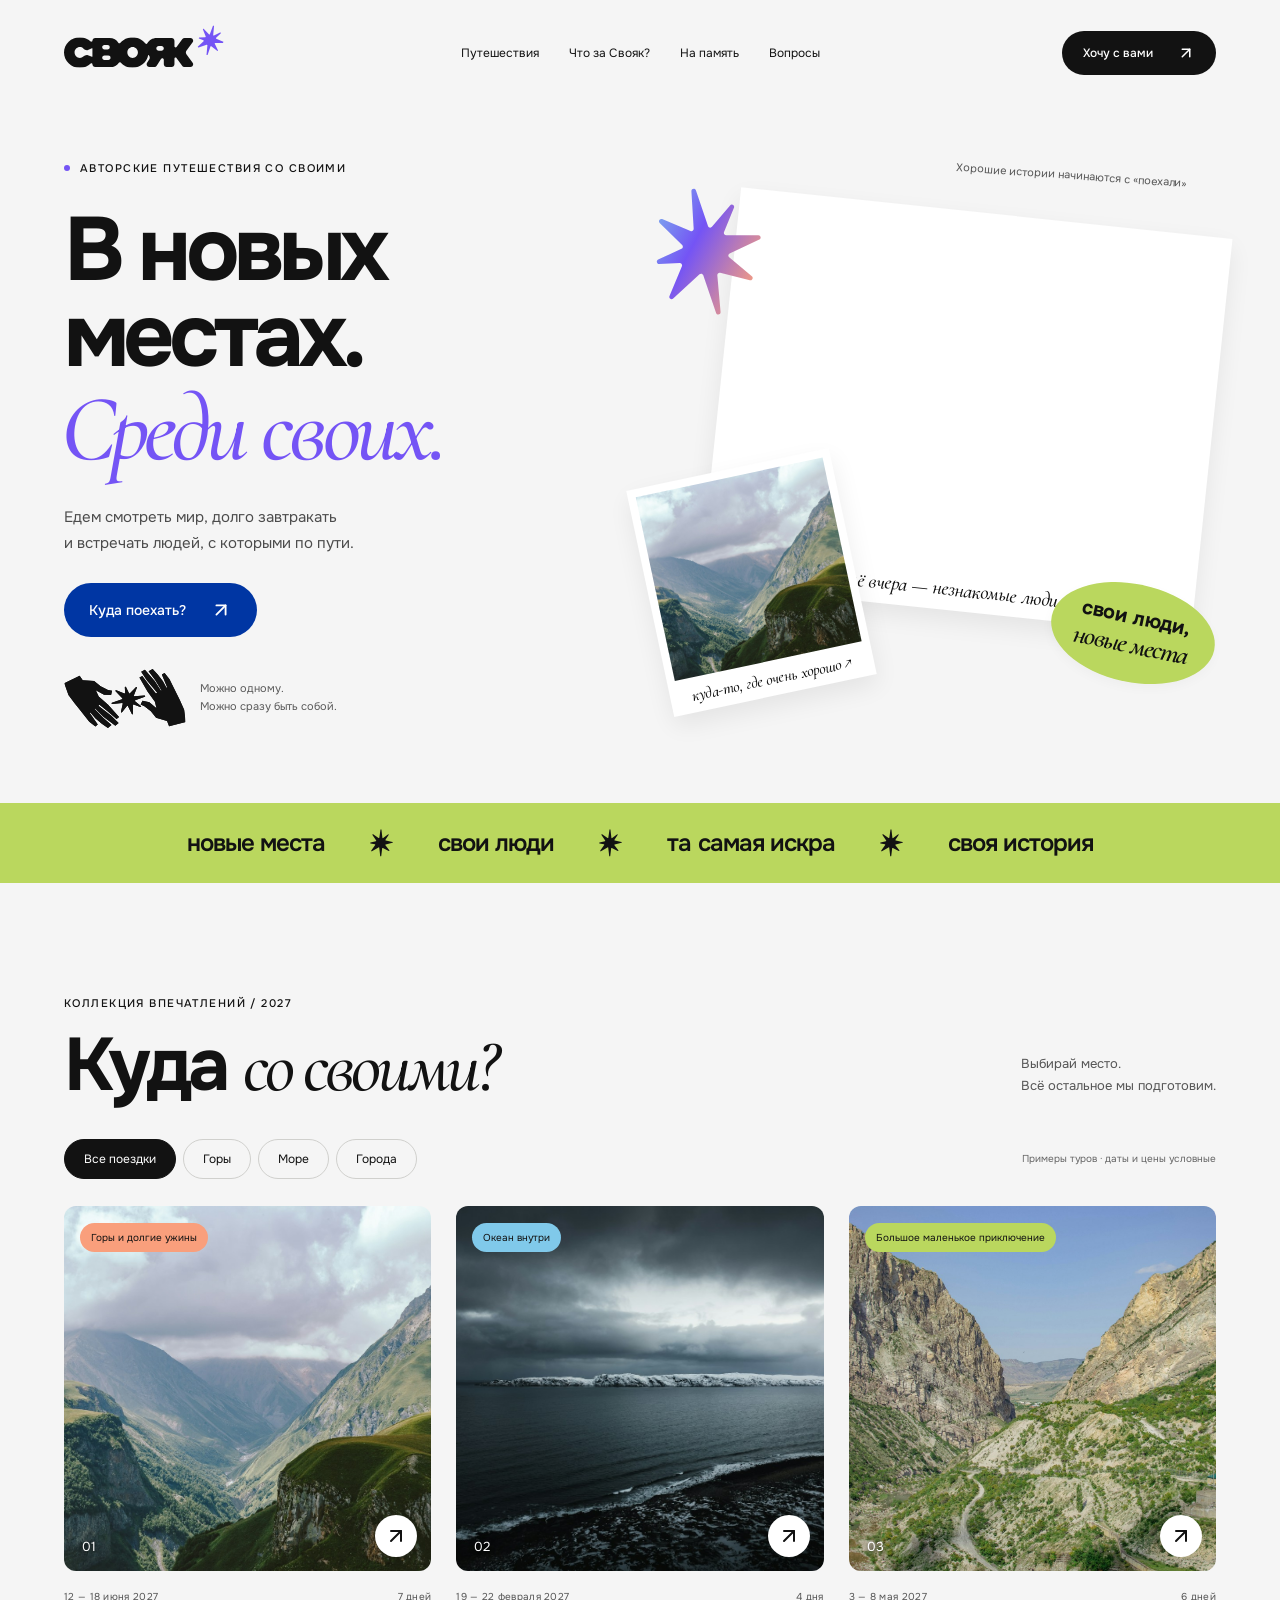
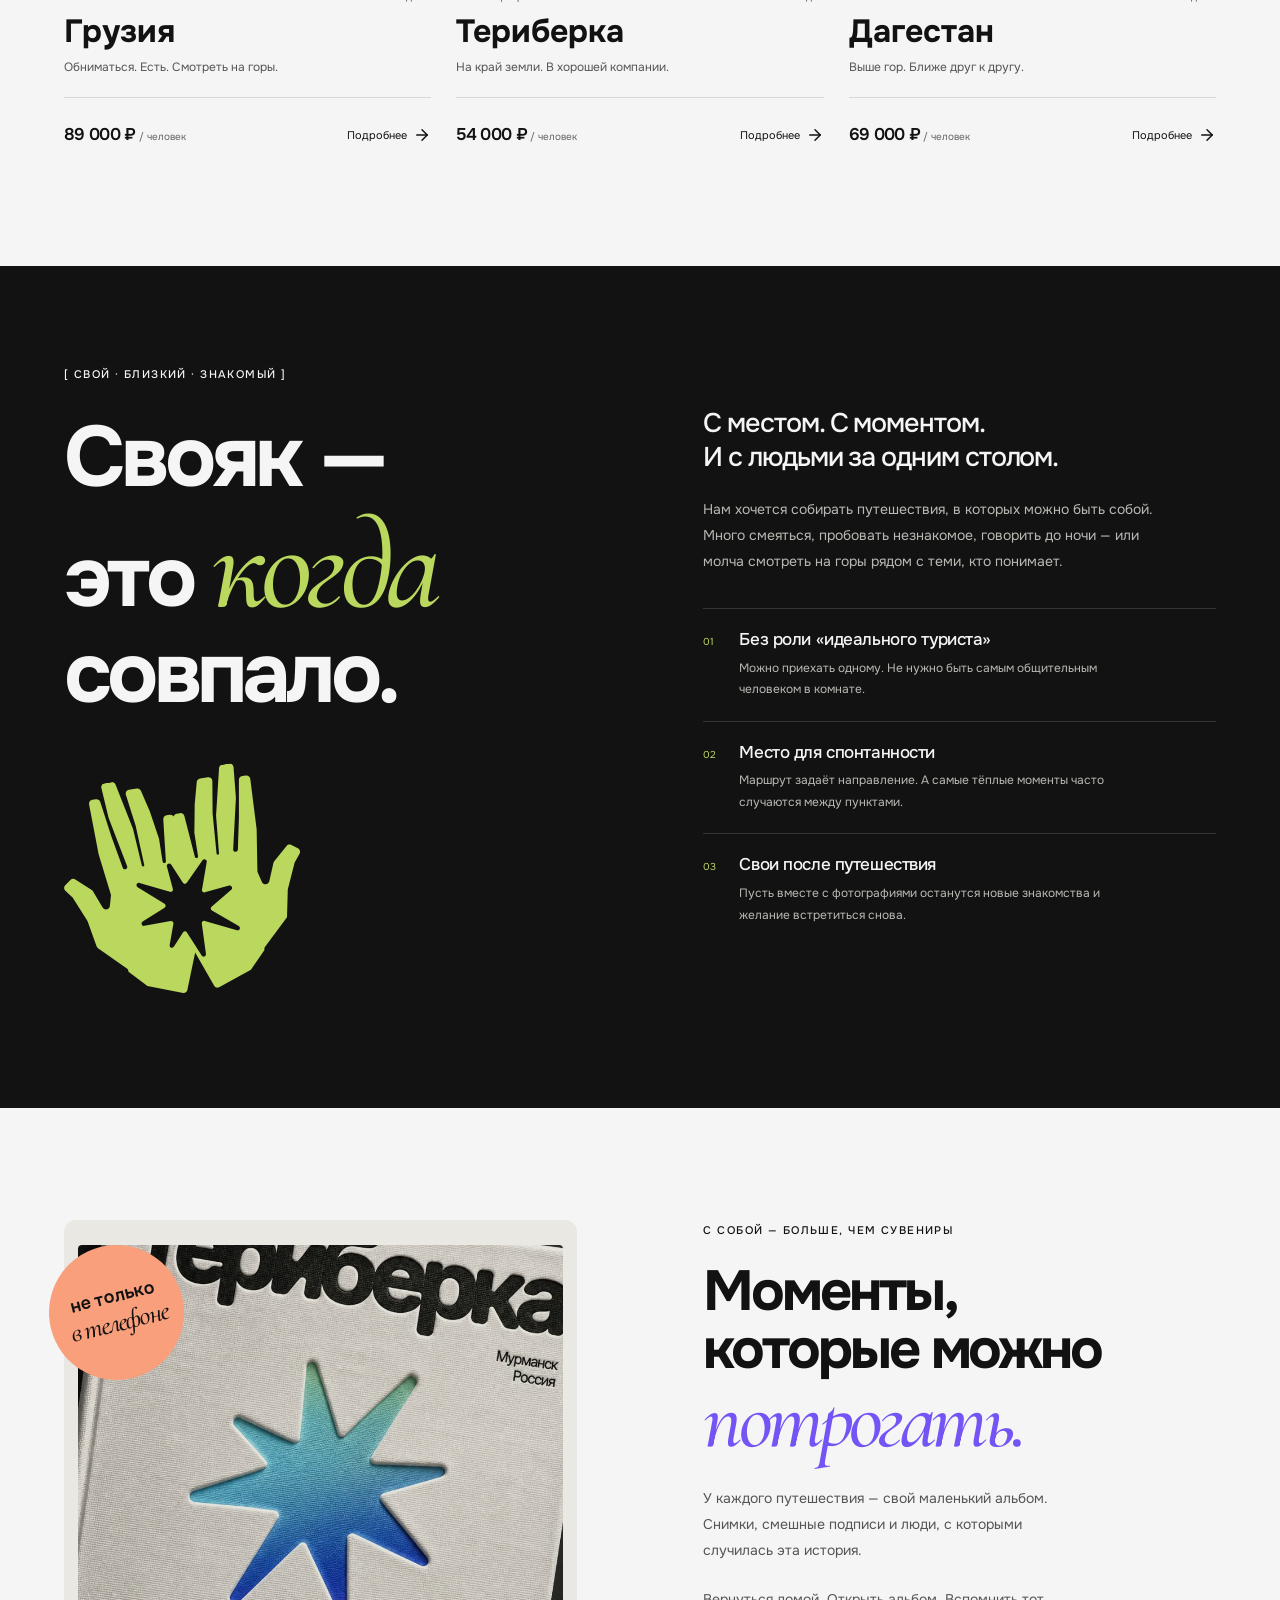
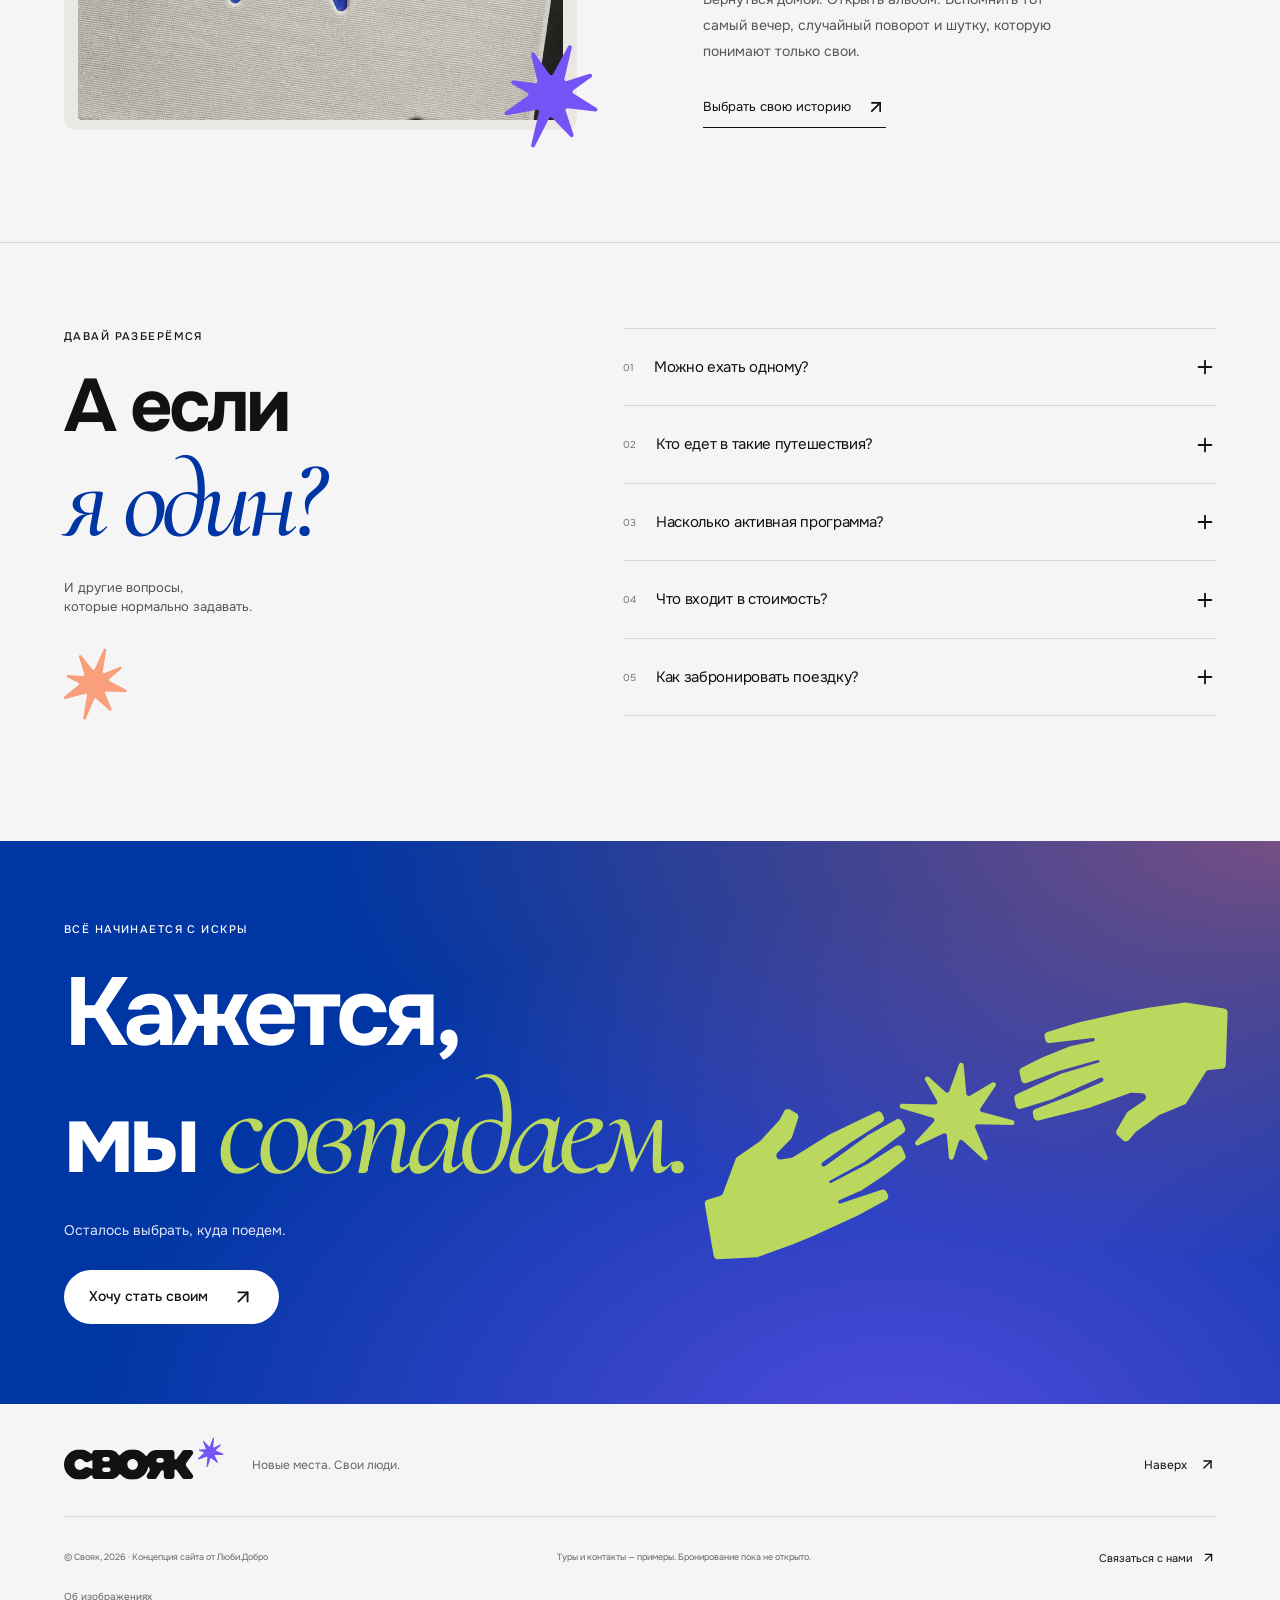
<file: index.html>
<!doctype html>
<html lang="ru"><head><meta charset="UTF-8"><meta name="viewport" content="width=device-width, initial-scale=1"><meta name="description" content="Свояк — авторские путешествия со своими"><title>Свояк — путешествия со своими</title><link rel="icon" href="./favicon.svg?v=lime">  <script type="module" crossorigin src="./main-NZ4Z2GuV.js"></script>
  <link rel="stylesheet" crossorigin href="./main-COJX8bcY.css">
  <script defer src="./scroll-zoom.js"></script>
</head><body><div id="root"></div></body></html>
</file>
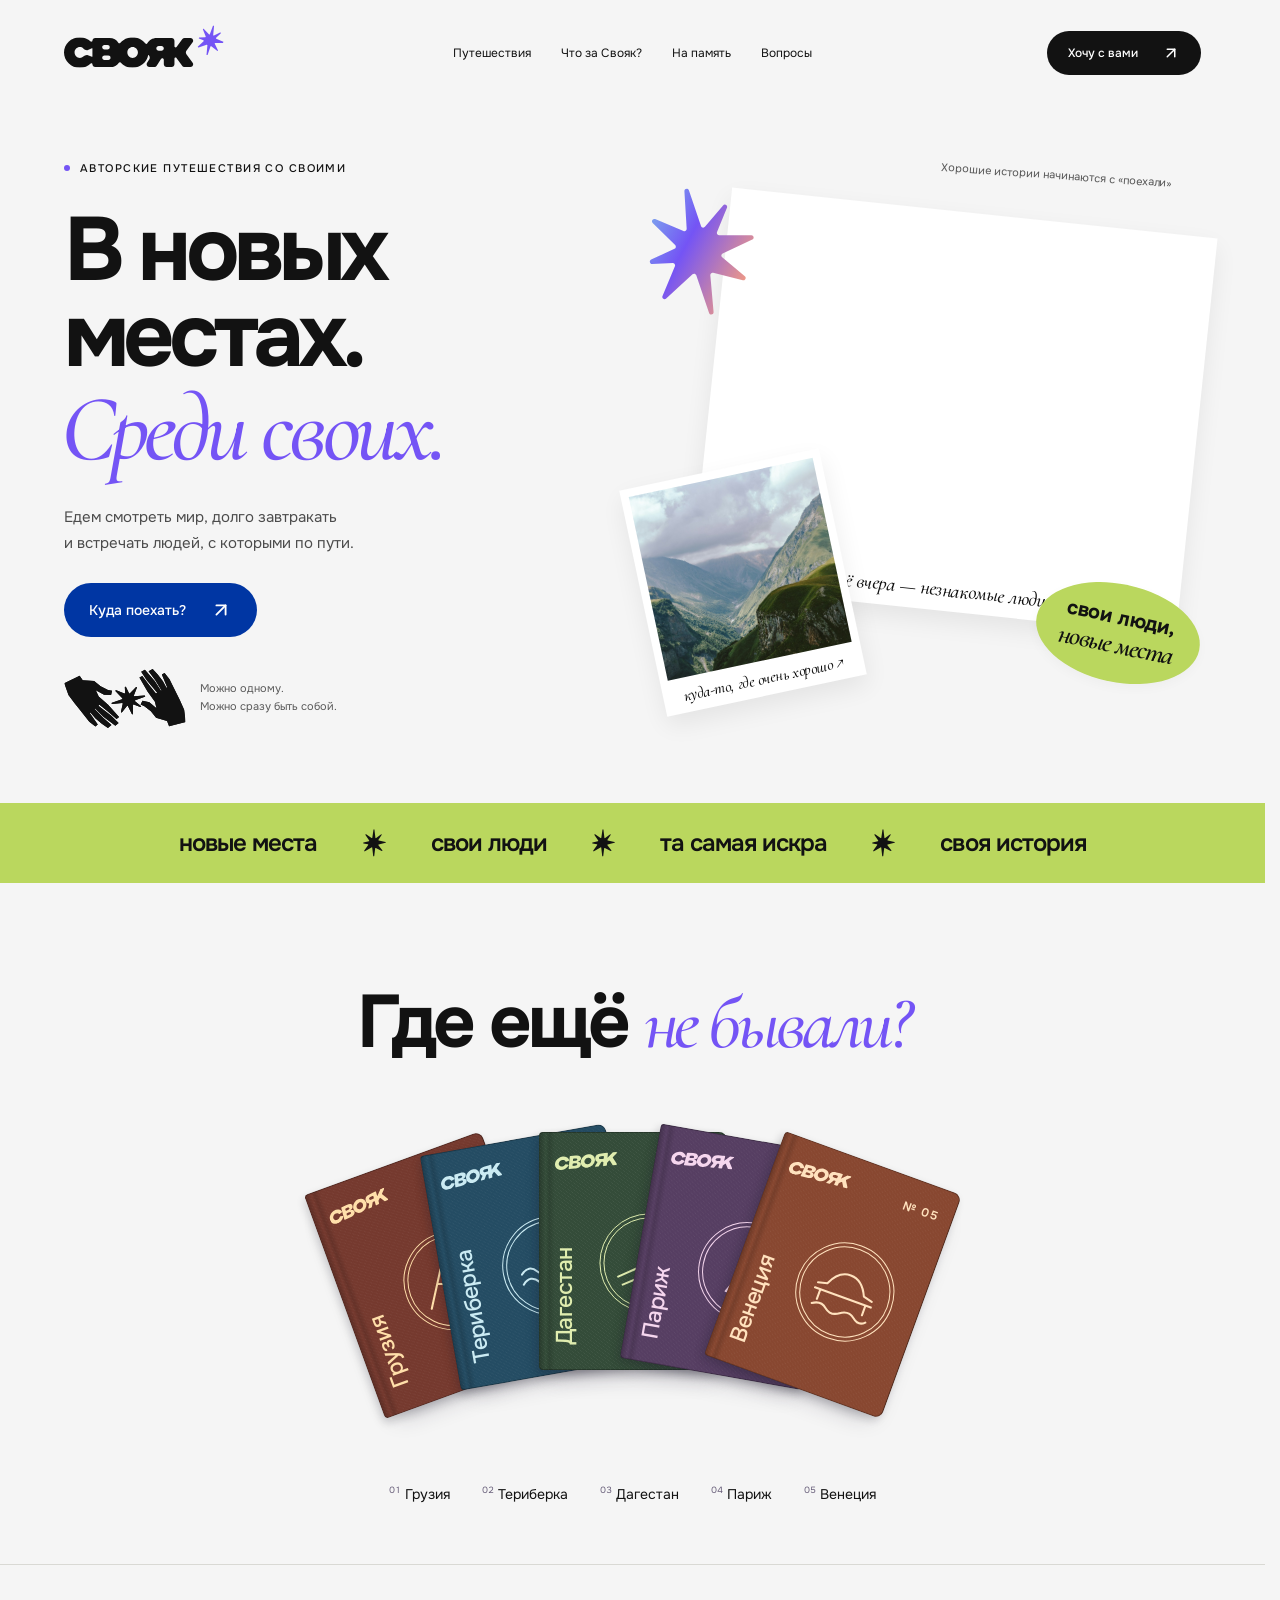
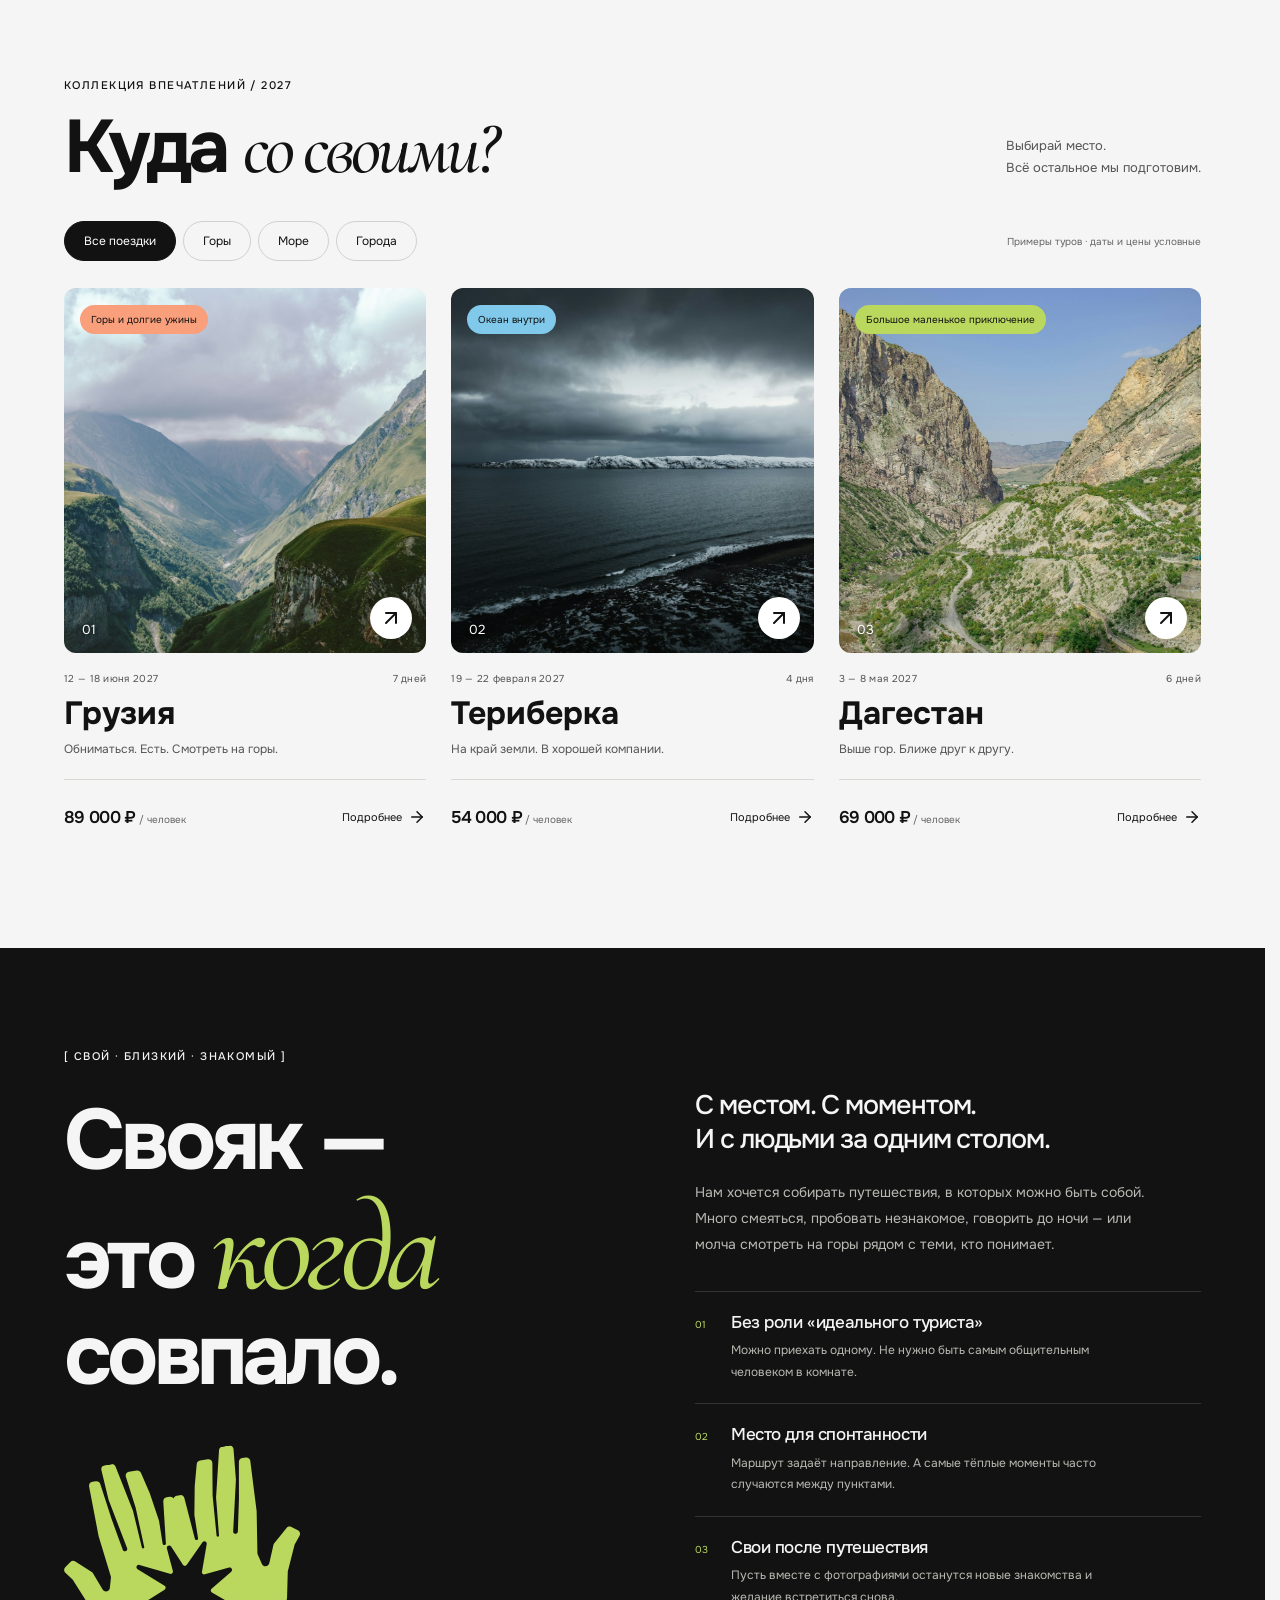
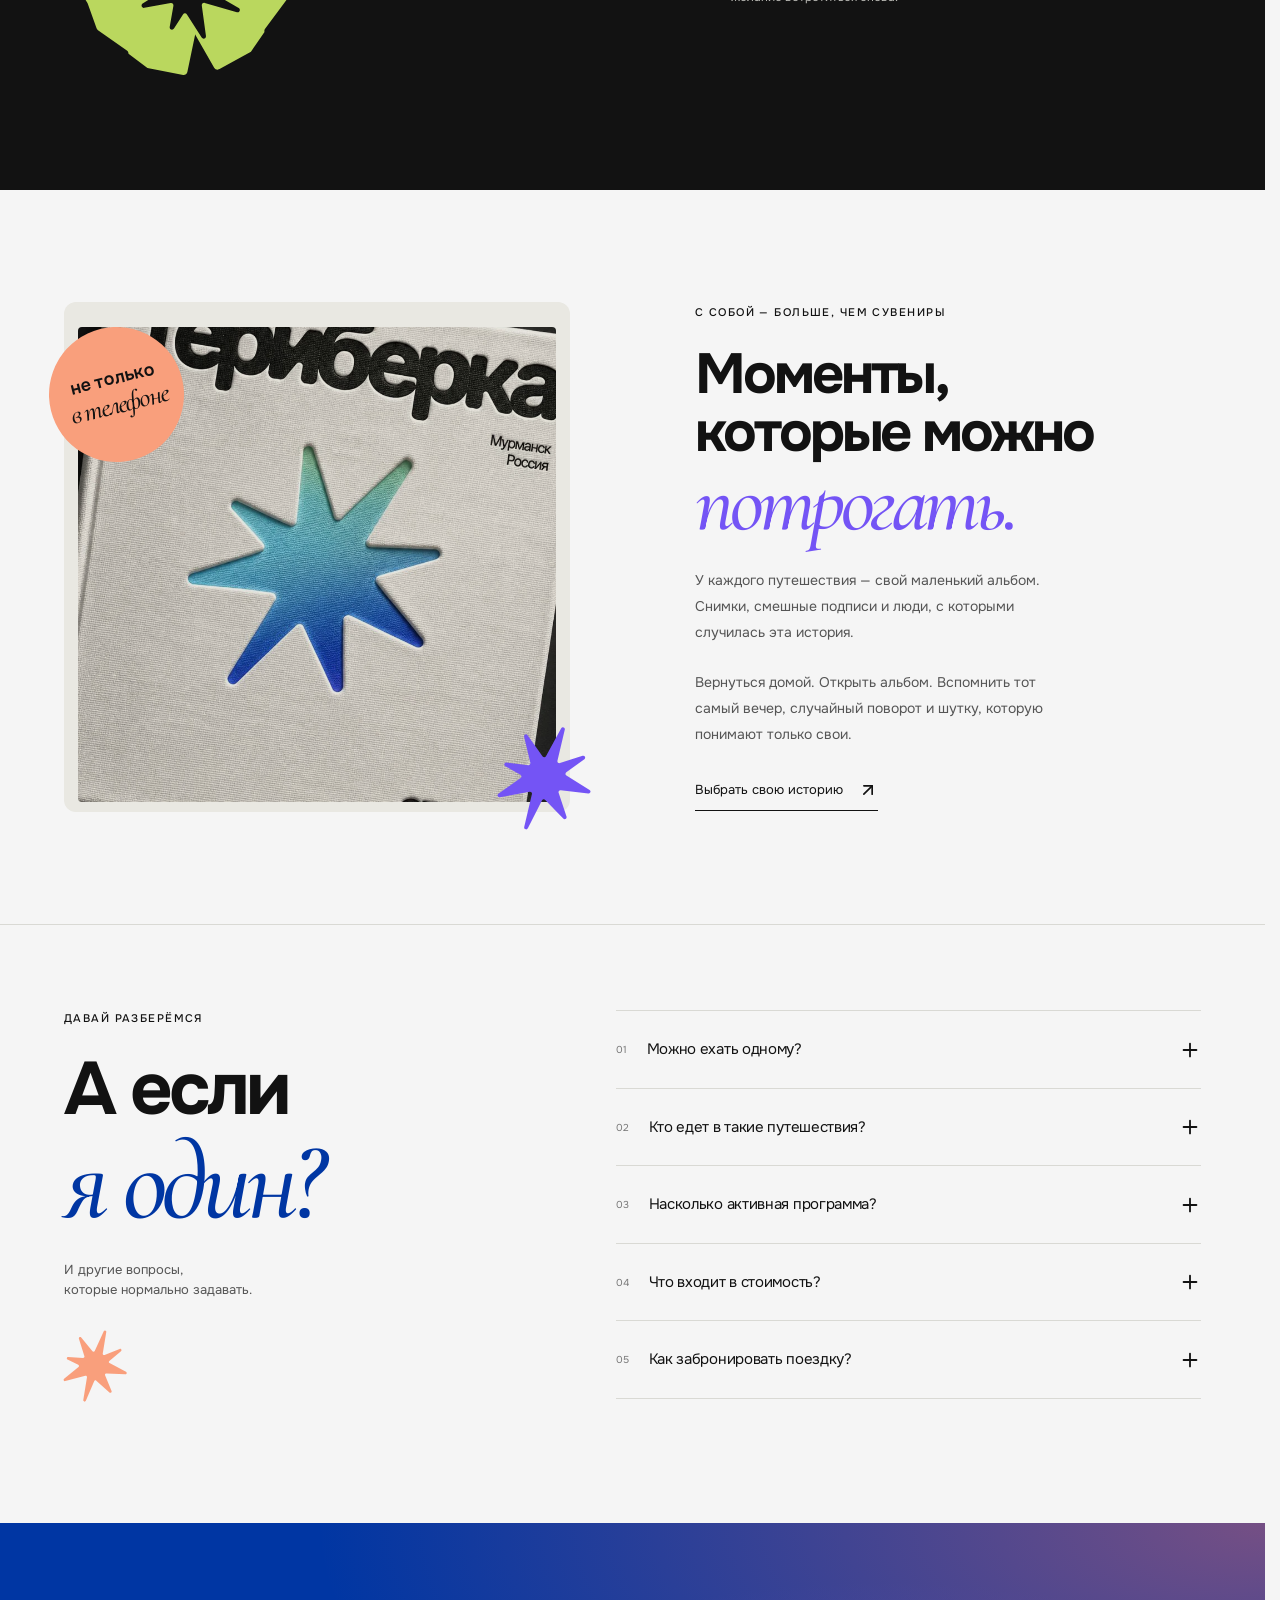
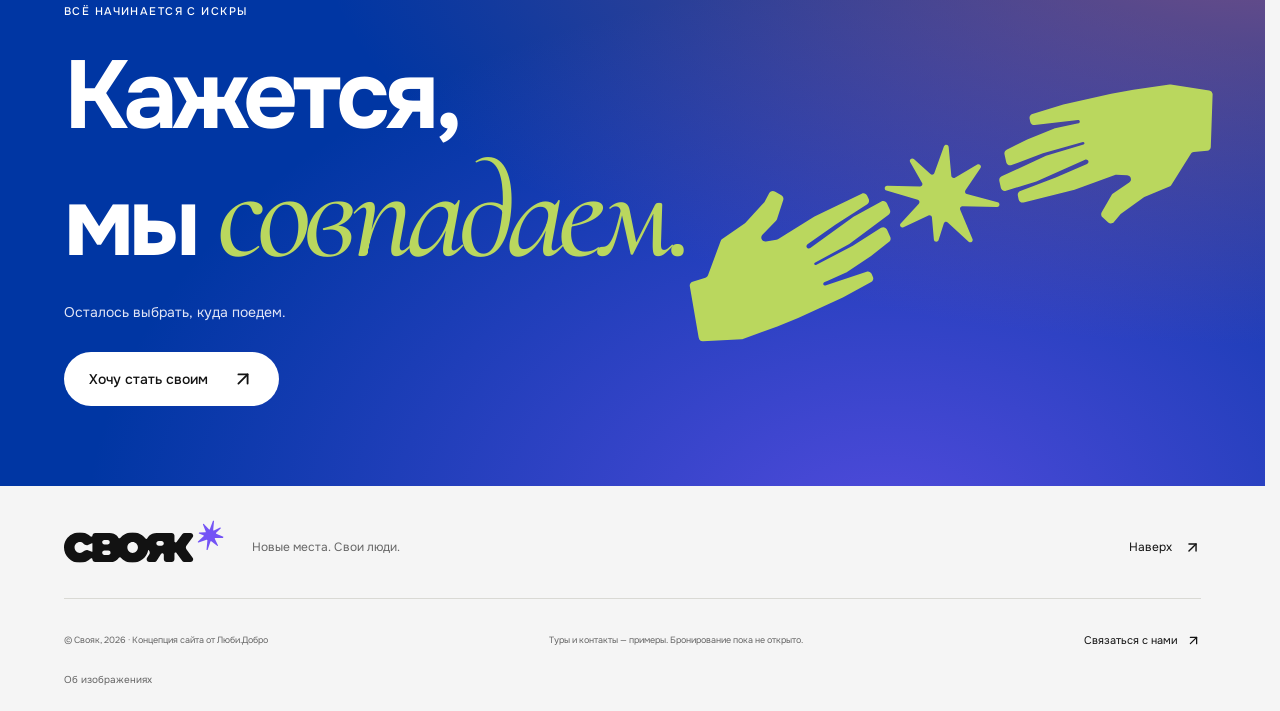
<file: variant-3.html>
<!doctype html>
<html lang="ru">
<head>
  <meta charset="utf-8">
  <meta name="viewport" content="width=device-width, initial-scale=1">
  <meta name="description" content="Авторские путешествия Свояка и пять паспортов мест.">
  <title>Свояк — паспорта мест</title>
  <link rel="icon" href="./favicon.svg?v=lime">
  <link rel="stylesheet" href="./main-COJX8bcY.css">
  <link rel="stylesheet" href="./passports.css?v=return5">
  <script type="module" src="./main-NZ4Z2GuV.js"></script>
  <script type="module" src="./passports.js?v=return6"></script>
  <script type="module" src="./modal-motion.js?v=motion4"></script>
  <script defer src="./scroll-zoom.js"></script>
</head>
<body><div id="root"></div></body>
</html>
</file>
<file: main-COJX8bcY.css>
@font-face{font-family:Cormorant Garamond;font-style:italic;font-weight:500;font-display:swap;src:url(./type-0.woff2)format("woff2")}@font-face{font-family:Cormorant Garamond;font-style:italic;font-weight:600;font-display:swap;src:url(./type-1.woff2)format("woff2")}@font-face{font-family:Onest;font-style:normal;font-weight:400;font-display:swap;src:url(./type-2.woff2)format("woff2")}@font-face{font-family:Onest;font-style:normal;font-weight:500;font-display:swap;src:url(./type-3.woff2)format("woff2")}@font-face{font-family:Onest;font-style:normal;font-weight:600;font-display:swap;src:url(./type-4.woff2)format("woff2")}@font-face{font-family:Onest;font-style:normal;font-weight:700;font-display:swap;src:url(./type-5.woff2)format("woff2")}@font-face{font-family:Onest;font-style:normal;font-weight:800;font-display:swap;src:url(./type-6.woff2)format("woff2")}@font-face{font-family:Onest;font-style:normal;font-weight:900;font-display:swap;src:url(./type-7.woff2)format("woff2")}:root{--ink:#121212;--paper:#f5f5f5;--blue:#0036a3;--purple:#7454f5;--lime:#bad75e;--peach:#f99f7c;--coral:#e96866;--sky:#80c9ea;--line:#d9d9d4;--font-sans:"Onest",Arial,sans-serif}*{box-sizing:border-box}html{scroll-behavior:smooth;scroll-padding-top:35px}body{background:var(--paper);color:var(--ink);font-family:var(--font-sans);-webkit-font-smoothing:antialiased;margin:0;font-size:16px;line-height:1.5}body:has(dialog[open]){overflow:hidden}button,input,select{font:inherit}button,a{-webkit-tap-highlight-color:transparent}button{cursor:pointer;color:inherit;border:0}a{color:inherit;text-decoration:none}button:focus-visible,a:focus-visible,summary:focus-visible{outline:3px solid var(--purple);outline-offset:5px}img{object-fit:cover;max-width:100%;display:block}h1,h2,h3,p,figure{margin:0}h1,h2,h3{letter-spacing:-.055em;font-weight:700;line-height:1.03}em{letter-spacing:-.055em;font-family:Cormorant Garamond,Georgia,serif;font-weight:500}h2{font-size:clamp(42px,5.8vw,80px)}.shell{max-width:1440px;margin-inline:auto;padding-inline:64px}.section-space{padding-block:112px}.eyebrow{letter-spacing:.13em;text-transform:uppercase;font-size:11px;font-weight:500}.brand-mark{background:currentColor;flex-shrink:0;width:40px;height:44px;display:inline-block;-webkit-mask-position:50%;mask-position:50%;-webkit-mask-size:contain;mask-size:contain;-webkit-mask-repeat:no-repeat;mask-repeat:no-repeat}.logo{align-items:center;gap:4px;width:154px;display:flex}.logo>.brand-mark:first-child{width:130px;height:32px}.logo .logo-spark{color:var(--purple);width:26px;height:31px;transform:translateY(-12px)rotate(12deg)}.button{background:var(--ink);color:#fff;border-radius:50px;justify-content:center;align-items:center;gap:24px;min-height:54px;padding:14px 25px;font-size:14px;font-weight:500;transition:background .2s,transform .2s;display:inline-flex}.button:hover{background:#303030;transform:translateY(-2px)}.button-blue{background:var(--blue)}.button-blue:hover{background:#092a76}.button-light{color:var(--ink);background:#fff}.button-light:hover{background:var(--lime)}.icon-button{border:1px solid var(--line);background:0 0;border-radius:50%;flex-shrink:0;justify-content:center;align-items:center;width:46px;height:46px;display:inline-flex}.icon-button:hover{background:#e8e8e3}.site-header{justify-content:space-between;align-items:center;gap:24px;height:105px;display:flex}.desktop-nav{align-items:center;gap:30px;font-size:12px;display:flex}.desktop-nav a{padding:12px 0}.desktop-nav a:hover{color:var(--purple)}.header-cta{min-height:44px;padding:11px 21px;font-size:12px}.mobile-menu{display:none}.skip-link{z-index:99;background:#fff;padding:10px;position:fixed;top:-100px;left:15px}.skip-link:focus{top:10px}.hero{grid-template-columns:1fr 1.05fr;gap:30px;min-height:680px;padding-top:55px;padding-bottom:75px;display:grid;overflow:hidden}.hero-copy{z-index:1;position:relative}.hero .eyebrow{align-items:center;gap:10px;display:flex}.tiny-dot{background:var(--purple);border-radius:50%;width:6px;height:6px}h1{letter-spacing:-.065em;margin-top:30px;font-size:clamp(65px,7vw,100px);line-height:.97}h1 em{white-space:nowrap;color:var(--purple);margin-left:-3px;font-size:1.05em;line-height:1.06;display:inline-block}.hero-description{color:#4c4c4c;margin-top:25px;font-size:15px;line-height:1.7}.hero-copy>.button{margin-top:27px}.hero-footnote{color:#5a5a5a;align-items:center;gap:14px;margin-top:31px;font-size:11px;line-height:1.6;display:flex}.hero-footnote .brand-mark{width:61px;height:30px;color:var(--ink)}.hero-collage{isolation:isolate;height:550px;position:relative}.collage-caption{color:#555;font-size:11px;position:absolute;top:7px;right:29px;transform:rotate(4deg)}.photo-print{background:#fff;padding:11px 11px 0;box-shadow:0 10px 24px #12121212}.photo-print img{width:100%;height:100%}.photo-print figcaption{letter-spacing:-.02em;justify-content:center;align-items:center;height:42px;font-family:Cormorant Garamond,Georgia,serif;font-size:20px;font-style:italic;display:flex}.main-print{z-index:1;width:86%;position:absolute;top:52px;right:3px;transform:rotate(6deg)}.main-print picture{height:346px;display:block}.main-print img{object-position:45% 50%}.small-print{z-index:2;width:36%;padding:8px 8px 0;position:absolute;bottom:12px;left:7px;transform:rotate(-12deg)}.small-print img{object-position:60% 50%;height:188px}.small-print figcaption{height:35px;font-size:16px}.hero-spark{z-index:3;background:linear-gradient(130deg,var(--sky),var(--purple) 40%,var(--peach) 85%);width:112px;height:130px;position:absolute;top:26px;left:12px;transform:rotate(-12deg)}.club-sticker{z-index:3;background:var(--lime);text-align:center;border-radius:50%;padding:22px 25px;font-size:20px;font-weight:700;line-height:1.15;position:absolute;bottom:28px;right:0;transform:rotate(12deg);box-shadow:0 4px 12px #00000008}.club-sticker em{font-size:27px;font-weight:600}.image-label{color:#777;font-size:9px;position:absolute;bottom:-24px;right:12px}.manifesto-band{background:var(--lime);letter-spacing:-.04em;justify-content:center;align-items:center;gap:45px;min-height:80px;padding:15px 24px;font-size:24px;font-weight:600;display:flex;overflow:hidden}.manifesto-band .brand-mark{width:23px;height:30px}.section-top{justify-content:space-between;align-items:flex-end;gap:30px;display:flex}.section-top h2{margin-top:16px}.section-aside{color:#555;padding-bottom:7px;font-size:13px;line-height:1.7}.trip-toolbar{justify-content:space-between;align-items:center;gap:20px;margin-top:35px;margin-bottom:27px;display:flex}.filter-group{flex-wrap:wrap;gap:7px;display:flex}.filter{background:0 0;border:1px solid #d0d0cd;border-radius:40px;min-height:40px;padding:9px 19px;font-size:12px}.filter.active{background:var(--ink);color:#fff;border-color:var(--ink)}.filter:not(.active):hover{background:#e9e9e6}.demo-note{color:#666;font-size:10px}.trip-grid{grid-template-columns:repeat(3,minmax(0,1fr));align-items:start;gap:25px;min-height:520px;display:grid}.trip-card{min-width:0}.trip-image-button{text-align:left;background:#ddd;border-radius:12px;width:100%;height:365px;padding:0;display:block;position:relative;overflow:hidden}.trip-image-button>img{width:100%;height:100%;transition:transform .55s}.trip-image-button:hover>img{transform:scale(1.035)}.trip-tag{background:var(--peach);border-radius:30px;padding:7px 11px;font-size:10px;position:absolute;top:17px;left:16px}.sky .trip-tag{background:var(--sky)}.lime .trip-tag{background:var(--lime)}.trip-number{color:#fff;text-shadow:0 1px 5px #000;font-size:13px;position:absolute;bottom:14px;left:18px}.round-arrow{background:#fff;border-radius:50%;place-items:center;width:42px;height:42px;transition:background .2s;display:grid;position:absolute;bottom:14px;right:14px}.trip-image-button:hover .round-arrow{background:var(--lime)}.trip-meta{letter-spacing:.03em;color:#555;justify-content:space-between;gap:10px;margin-top:18px;font-size:10px;display:flex}.trip-card h3{letter-spacing:-.05em;margin-top:12px;font-size:32px}.trip-card h3 button{font:inherit;background:0 0;padding:0}.trip-card>p{color:#555;margin-top:9px;font-size:12px}.trip-bottom{border-top:1px solid var(--line);justify-content:space-between;align-items:center;gap:10px;margin-top:21px;padding-top:18px;display:flex}.trip-bottom>span{letter-spacing:-.04em;font-size:17px;font-weight:600}.trip-bottom small{letter-spacing:0;color:#666;font-size:10px;font-weight:400}.trip-bottom button{background:0 0;align-items:center;gap:6px;padding:10px 0;font-size:11px;display:flex}.about-section{background:var(--ink);color:var(--paper);padding-block:100px}.about-grid{grid-template-columns:1fr 1fr;gap:11%;display:grid}.about-title{position:relative}.about-title h2{margin-top:32px;font-size:clamp(58px,6.7vw,95px)}.about-title em{color:var(--lime)}.about-hands{color:var(--lime);width:151px;height:150px;margin-top:45px;transform:rotate(-9deg)}.about-lead{letter-spacing:-.04em;padding-top:41px;font-size:27px;font-weight:500;line-height:1.25}.about-content>p:nth-child(2){color:#b9b9b4;max-width:450px;margin-top:23px;font-size:14px;line-height:1.85}.about-principles{margin-top:33px}.about-principles>div{border-top:1px solid #ffffff25;padding:22px 0 20px 36px;position:relative}.about-principles span{color:var(--lime);font-size:10px;position:absolute;top:25px;left:0}.about-principles h3{letter-spacing:-.025em;font-size:17px;font-weight:500}.about-principles p{color:#b9b9b4;max-width:370px;margin-top:9px;font-size:12px;line-height:1.8}.album-section{grid-template-columns:1fr 1fr;align-items:center;gap:11%;display:grid}.album-art{background:#e9e8e2;border-radius:12px;min-width:0;padding:25px 14px 10px;position:relative}.album-art>img{object-fit:cover;mix-blend-mode:multiply;border-radius:4px;width:100%;height:475px}.album-sticker{background:var(--peach);border-radius:50%;flex-direction:column;justify-content:center;align-items:center;width:135px;height:135px;font-size:18px;font-weight:600;line-height:1.2;display:flex;position:absolute;top:25px;left:-15px;transform:rotate(-14deg)}.album-sticker em{font-size:27px}.album-spark{color:var(--purple);width:95px;height:110px;position:absolute;bottom:-22px;right:-24px;transform:rotate(20deg)}.album-copy h2{margin-top:24px;font-size:clamp(42px,4.4vw,63px)}.album-copy h2 em{color:var(--purple)}.album-copy>p:not(.eyebrow){color:#555;max-width:360px;margin-top:24px;font-size:14px;line-height:1.85}.text-link{border-bottom:1px solid var(--ink);align-items:center;gap:15px;margin-top:22px;padding-block:10px;font-size:13px;display:inline-flex}.faq-section{border-top:1px solid var(--line);grid-template-columns:1fr 1.3fr;gap:9%;padding-top:85px;display:grid}.faq-section h2{margin-top:25px}.faq-section h2 em{color:var(--blue)}.faq-section>div>p:not(.eyebrow){color:#555;margin-top:22px;font-size:13px}.faq-spark{width:65px;height:75px;color:var(--peach);margin-top:30px;transform:rotate(16deg)}.faq-list details{border-bottom:1px solid var(--line)}.faq-list details:first-child{border-top:1px solid var(--line)}summary{cursor:pointer;list-style:none}summary::-webkit-details-marker{display:none}.faq-list summary{letter-spacing:-.02em;align-items:center;gap:20px;padding:27px 0;font-size:15px;display:flex}.faq-number{color:#777;font-size:10px}.faq-list summary>span:nth-child(2){flex:1}.faq-list summary svg{flex-shrink:0;transition:transform .2s}details[open]>summary svg{transform:rotate(45deg)}.faq-list details>p{color:#555;padding:0 30px 26px 33px;font-size:13px;line-height:1.9}.closing-section{background:var(--blue);color:#fff;position:relative;overflow:hidden}.closing-section:before{content:"";pointer-events:none;background:radial-gradient(at 100% 0,#e9686680,#0000 53%),radial-gradient(at 70% 110%,#7454f5b3,#0000 64%);position:absolute;inset:0}.closing-inner{padding-top:80px;padding-bottom:80px;position:relative}.closing-inner h2{margin-top:27px;font-size:clamp(65px,7.5vw,108px)}.closing-inner h2 em{color:var(--lime)}.closing-inner>p:not(.eyebrow){color:#e2e6f6;margin-top:22px;font-size:14px}.closing-inner .button{margin-top:29px}.closing-hands{width:360px;height:150px;color:var(--lime);position:absolute;top:185px;right:80px;transform:rotate(-24deg)}.site-footer{padding-top:45px;padding-bottom:24px}.footer-top{align-items:center;gap:34px;padding-bottom:35px;display:flex}.footer-top>p{color:#666;font-size:12px}.back-top{align-items:center;gap:12px;margin-left:auto;font-size:12px;display:flex}.footer-bottom{border-top:1px solid var(--line);color:#666;justify-content:space-between;align-items:center;gap:20px;padding-top:25px;font-size:9px;display:flex}.footer-bottom button{color:var(--ink);background:0 0;align-items:center;gap:8px;padding:8px 0;font-size:11px;display:flex}.credits{color:#666;margin-top:15px;font-size:10px}.credits p{max-width:800px;margin-top:10px;line-height:1.8}.credits a{text-decoration:underline}.mobile-bottom{display:none}dialog{color:var(--ink);background:var(--paper);border:0;border-radius:20px;max-width:calc(100% - 32px);max-height:90dvh;margin:auto;padding:0;box-shadow:0 30px 100px #0004}dialog::backdrop{-webkit-backdrop-filter:blur(5px);backdrop-filter:blur(5px);background:#121212a6}.dialog-top{justify-content:space-between;align-items:center;gap:20px;padding:18px 26px;display:flex}.dialog-top .brand-mark{color:var(--purple);width:35px;height:40px}.trip-dialog{width:880px}.trip-dialog .dialog-top{background:var(--paper);z-index:2;position:sticky;top:0}.dialog-photo{width:100%;height:280px}.trip-dialog-copy{padding:32px 38px}.trip-dialog h2{margin-top:13px;font-size:64px}.detail-facts{flex-wrap:wrap;gap:20px;margin-top:23px;font-size:12px;display:flex}.detail-facts>span{align-items:center;gap:7px;display:flex}.trip-intro{color:#555;margin-top:26px;font-size:16px;line-height:1.8}.trip-dialog-copy>h3{letter-spacing:-.035em;margin-top:36px;font-size:25px}.route-list{margin-top:20px}.route-list details{border-bottom:1px solid var(--line)}.route-list summary{align-items:center;gap:18px;padding:20px 0;font-size:14px;display:flex}.route-list summary>span{color:#666;min-width:62px;font-size:10px}.route-list summary svg{flex-shrink:0;margin-left:auto}.route-list details>p{color:#555;margin:0 20px 20px 80px;font-size:13px;line-height:1.85}.included-grid{grid-template-columns:1fr 1fr;gap:30px;margin-top:35px;display:grid}.included-grid h3{letter-spacing:-.025em;font-size:18px}.included-grid ul{margin:17px 0 0;padding:0;list-style:none}.included-grid li{color:#555;margin-top:6px;padding-left:17px;font-size:12px;line-height:1.8;position:relative}.included-grid li:before{content:"+";color:var(--blue);position:absolute;left:0}.demo-disclaimer{color:#666;margin-top:28px;font-size:11px;line-height:1.8}.dialog-booking{background:var(--paper);border-top:1px solid var(--line);z-index:2;justify-content:space-between;align-items:center;gap:16px;padding:19px 38px;display:flex;position:sticky;bottom:0}.dialog-booking strong{letter-spacing:-.05em;font-size:25px;display:block}.dialog-booking span{color:#666;font-size:10px}.form-dialog{width:510px}.form-inner{padding:10px 34px 36px}.form-inner .dialog-top{padding:7px 0 20px}.form-inner h2{margin-top:20px;font-size:49px}.form-inner h2 em{color:var(--purple)}.form-explanation{color:#666;margin-top:20px;font-size:12px;line-height:1.8}.form-inner form{gap:18px;margin-top:25px;display:grid}.form-inner label{gap:8px;font-size:12px;display:grid}.form-inner input,.form-inner select{width:100%;min-height:49px;color:var(--ink);background:0 0;border:1px solid #ccc;border-radius:7px;padding:10px 14px;font-size:16px}.form-inner input:focus,.form-inner select:focus{outline:2px solid var(--purple);outline-offset:2px}.form-inner form .button{width:100%;margin-top:7px}.form-success{padding-bottom:10px}.form-success>p{color:#555;margin-top:22px;font-size:14px;line-height:1.8}.form-success .button{gap:10px;width:100%;margin-top:27px}.success-icon{background:var(--lime);border-radius:50%;place-items:center;width:55px;height:55px;margin-bottom:25px;display:grid}.menu-dialog{width:480px}.menu-inner{padding:18px 24px 30px}.menu-inner .dialog-top{padding:0}.menu-inner nav{margin-top:35px;display:grid}.menu-inner nav a{letter-spacing:-.04em;border-bottom:1px solid var(--line);justify-content:space-between;align-items:center;padding:20px 0;font-size:25px;display:flex}.menu-inner>.brand-mark{width:160px;height:70px;color:var(--purple);margin-block:35px}.menu-inner>.button{width:100%}@media (width>=1600px){.hero{min-height:740px}.hero-collage{height:600px}.main-print picture{height:390px}.small-print img{height:210px}}@media (width<=1100px){.shell{padding-inline:38px}.desktop-nav{gap:17px}.hero{gap:10px;min-height:630px;padding-top:40px}h1{font-size:77px}.hero-collage{height:495px}.main-print{top:70px}.main-print picture{height:300px}.small-print img{height:160px}.small-print{width:39%;bottom:15px;left:0}.club-sticker{padding:18px;font-size:17px;bottom:30px;right:-2px}.club-sticker em{font-size:23px}.hero-spark{width:90px;height:100px;top:35px}.collage-caption{font-size:9px;top:38px}.manifesto-band{gap:30px;font-size:21px}.trip-image-button{height:310px}.trip-grid{gap:20px}.trip-bottom{flex-wrap:wrap}.closing-hands{width:290px;right:30px}.album-art>img{height:420px}}@media (width<=800px){.shell{padding-inline:24px}.site-header{height:85px}.desktop-nav{display:none}.header-cta{margin-left:auto}.mobile-menu{display:flex}.hero{grid-template-columns:1fr 1fr;min-height:560px;padding-top:35px;padding-bottom:65px}h1{font-size:63px}.hero .eyebrow{letter-spacing:.08em;font-size:9px}.hero-description{font-size:12px}.hero-copy>.button{gap:15px;padding-inline:17px;font-size:12px}.hero-footnote{margin-top:24px;font-size:10px}.hero-collage{height:430px}.main-print{width:90%;padding:7px 7px 0;top:63px;right:-3px}.main-print picture{height:265px}.main-print figcaption{height:35px;font-size:16px}.small-print{width:43%;bottom:-2px;left:0}.small-print img{height:125px}.small-print figcaption{height:27px;font-size:12px}.club-sticker{padding:17px;font-size:13px;bottom:6px;right:-8px}.club-sticker em{font-size:18px}.hero-spark{width:70px;height:80px;top:27px;left:0}.collage-caption{display:none}.image-label{font-size:8px;bottom:-28px}.manifesto-band{gap:25px;min-height:68px;font-size:18px}.band-last,.manifesto-band>.brand-mark:last-of-type{display:none}.section-space{padding-block:75px}.section-aside{font-size:11px}.trip-toolbar{flex-direction:column;align-items:flex-start;gap:13px}.trip-grid{gap:16px;min-height:0}.trip-image-button{height:245px}.trip-tag{padding:5px 8px;font-size:8px;top:11px;left:9px}.trip-card h3{font-size:28px}.trip-meta{font-size:8px}.trip-card>p{min-height:34px;font-size:11px}.trip-bottom{gap:6px;margin-top:12px;padding-top:12px}.trip-bottom>span{font-size:16px}.trip-bottom button{font-size:10px}.trip-bottom small{font-size:8px}.about-section{padding-block:70px}.about-grid{gap:7%}.about-title h2{font-size:65px}.about-lead{font-size:23px}.about-content>p:nth-child(2){font-size:12px}.about-principles h3{font-size:15px;line-height:1.2}.about-principles p{font-size:11px}.album-section{gap:7%}.album-art{padding:10px}.album-art>img{height:360px}.album-sticker{width:110px;height:110px;font-size:16px;left:-8px}.album-sticker em{font-size:23px}.album-spark{width:65px;height:75px;right:-18px}.album-copy h2{font-size:43px}.album-copy>p:not(.eyebrow){font-size:12px}.faq-section{gap:6%}.faq-list summary{gap:12px;font-size:13px}.closing-inner{padding-block:65px}.closing-inner h2{font-size:80px}.closing-hands{width:220px;top:210px;right:20px}.footer-bottom{flex-wrap:wrap;justify-content:flex-start;gap:6px 24px}.footer-bottom>span:nth-child(2){order:3;width:100%}}@media (width<=600px){html{scroll-padding-top:18px}.shell{padding-inline:21px}.site-header{gap:15px;height:78px}.logo{width:130px}.logo>.brand-mark:first-child{width:109px;height:28px}.logo .logo-spark{width:22px;height:27px;transform:translateY(-10px)rotate(12deg)}.header-cta{gap:8px;min-height:37px;padding:9px 14px;font-size:10px}.header-cta svg{width:15px;height:15px}.mobile-menu{border:0;width:38px;height:38px}.mobile-menu svg{width:23px}.hero{flex-direction:column;gap:0;min-height:0;padding-top:27px;padding-bottom:41px;display:flex}.hero .eyebrow{letter-spacing:.1em;font-size:9px}h1{letter-spacing:-.065em;margin-top:24px;font-size:clamp(62px,17.2vw,95px);line-height:.95}h1 em{margin-top:3px;font-size:1.02em}.hero-description{max-width:315px;margin-top:21px;font-size:13px;line-height:1.7}.hero-copy>.button{gap:20px;min-height:50px;margin-top:23px;padding-inline:24px;font-size:12px}.hero-footnote{gap:6px;max-width:115px;margin:0;font-size:8px;display:block;position:absolute;bottom:2px;right:0}.hero-footnote .brand-mark{width:45px;height:17px;margin-bottom:3px}.hero-collage{width:100%;height:400px;margin-top:30px}.main-print{width:84%;padding:9px 9px 0;top:33px;right:9px;transform:rotate(5deg)}.main-print picture{height:257px}.main-print figcaption{height:36px;font-size:17px}.small-print{width:36%;padding:6px 6px 0;bottom:7px;left:8px;transform:rotate(-11deg)}.small-print img{height:137px}.small-print figcaption{height:27px;font-size:13px}.hero-spark{width:73px;height:87px;top:0;left:0}.club-sticker{padding:19px 20px;font-size:16px;bottom:22px;right:0;transform:rotate(10deg)}.club-sticker em{font-size:22px}.image-label{font-size:8px;bottom:-13px;right:4px}.manifesto-band{letter-spacing:-.035em;justify-content:space-between;gap:13px;min-height:64px;padding-inline:20px;font-size:15px}.manifesto-band .brand-mark{width:16px;height:20px}.section-space{padding-top:64px;padding-bottom:64px}.section-top{display:block}.section-top h2{max-width:340px;margin-top:18px;font-size:47px}.section-top h2 em{font-size:1.12em;display:block}.eyebrow{letter-spacing:.12em;font-size:9px}.section-aside{margin-top:18px;font-size:12px;line-height:1.6}.section-aside br{display:none}.trip-toolbar{gap:17px;margin-top:23px;margin-bottom:23px}.filter-group{flex-wrap:nowrap;gap:6px;width:100%}.filter{min-height:42px;padding:9px 14px;font-size:11px}.demo-note{font-size:9px}.trip-grid{grid-template-columns:1fr;gap:42px}.trip-image-button{border-radius:10px;height:370px}.trip-tag{padding:7px 12px;font-size:10px;top:15px;left:14px}.round-arrow{width:45px;height:45px}.trip-number{font-size:12px;bottom:18px;left:17px}.trip-meta{margin-top:17px;font-size:10px}.trip-card h3{margin-top:11px;font-size:36px}.trip-card>p{min-height:0;margin-top:8px;font-size:12px}.trip-bottom{flex-wrap:nowrap;margin-top:19px;padding-top:15px}.trip-bottom>span{font-size:21px}.trip-bottom small{font-size:10px}.trip-bottom button{gap:8px;font-size:12px}.about-section{padding-top:61px;padding-bottom:50px}.about-grid{display:block}.about-title h2{margin-top:23px;font-size:68px}.about-hands{width:103px;height:108px;margin-top:0;position:absolute;bottom:3px;right:7px;transform:rotate(9deg)}.about-lead{padding-top:38px;font-size:25px}.about-content>p:nth-child(2){margin-top:20px;font-size:13px;line-height:1.85}.about-principles{margin-top:28px}.about-principles>div{padding:22px 0 22px 30px}.about-principles h3{font-size:17px}.about-principles p{margin-top:10px;font-size:12px}.album-section{flex-direction:column-reverse;gap:37px;display:flex;overflow:hidden}.album-copy{width:100%}.album-copy h2{margin-top:21px;font-size:52px}.album-copy>p:not(.eyebrow){max-width:100%;margin-top:20px;font-size:13px}.text-link{margin-top:16px;font-size:12px}.album-art{align-self:center;width:92%;padding:15px}.album-art>img{object-position:50% 56%;height:350px}.album-sticker{width:117px;height:117px;font-size:16px;top:20px;left:-16px}.album-sticker em{font-size:24px}.album-spark{width:75px;height:88px;bottom:-17px;right:-22px}.faq-section{padding-top:58px;display:block}.faq-section>div:first-child{position:relative}.faq-section h2{margin-top:20px;font-size:60px}.faq-section>div>p:not(.eyebrow){margin-top:18px;font-size:12px}.faq-spark{width:80px;height:93px;position:absolute;top:37px;right:18px}.faq-list{margin-top:30px}.faq-list summary{gap:13px;padding:23px 0;font-size:14px}.faq-list details>p{padding:0 8px 22px 25px;font-size:12px}.closing-inner{padding-top:53px;padding-bottom:57px}.closing-inner h2{margin-top:24px;font-size:65px}.closing-inner>p:not(.eyebrow){margin-top:19px;font-size:12px}.closing-inner .button{gap:20px;min-height:50px;margin-top:27px;padding:13px 22px;font-size:12px}.closing-hands{width:120px;height:65px;top:auto;bottom:51px;right:16px;transform:rotate(-34deg)}.site-footer{padding-top:35px;padding-bottom:100px}.footer-top{flex-wrap:wrap;gap:16px;padding-bottom:26px}.footer-top>p{order:3;width:100%;font-size:11px}.back-top{font-size:11px}.footer-bottom{flex-direction:column;align-items:flex-start;gap:7px;padding-top:19px;font-size:9px;display:flex}.footer-bottom>span:nth-child(2){order:0;max-width:260px;line-height:1.8}.credits{margin-top:17px;font-size:9px}.mobile-bottom{padding:9px 16px calc(9px + env(safe-area-inset-bottom));-webkit-backdrop-filter:blur(12px);backdrop-filter:blur(12px);border-top:1px solid var(--line);z-index:10;background:#f5f5f5f2;gap:9px;display:flex;position:fixed;bottom:0;left:0;right:0}.mobile-bottom a,.mobile-bottom button{border-radius:30px;flex:1;justify-content:center;align-items:center;gap:10px;min-height:43px;font-size:11px;font-weight:500;display:flex}.mobile-bottom a{border:1px solid #c7c7c3}.mobile-bottom button{background:var(--blue);color:#fff}.mobile-bottom svg{width:16px}body:has(dialog[open]) .mobile-bottom{display:none}dialog{border-radius:18px 18px 0 0;width:100%;max-width:100%;max-height:100dvh;margin:auto 0 0}.trip-dialog{max-height:96dvh}.dialog-top{padding:14px 20px}.dialog-photo{height:210px}.trip-dialog-copy{padding:26px 21px}.trip-dialog h2{margin-top:12px;font-size:52px}.detail-facts{gap:13px;margin-top:19px;font-size:10px}.trip-intro{margin-top:23px;font-size:13px;line-height:1.85}.trip-dialog-copy>h3{margin-top:28px;font-size:23px}.route-list summary{gap:12px;font-size:12px;line-height:1.5}.route-list summary>span{min-width:51px;font-size:9px}.route-list details>p{margin-left:0;font-size:12px}.included-grid{grid-template-columns:1fr;gap:24px}.included-grid h3{font-size:17px}.included-grid ul{margin-top:12px}.demo-disclaimer{font-size:10px}.dialog-booking{padding:15px 20px calc(15px + env(safe-area-inset-bottom));gap:10px}.dialog-booking strong{font-size:22px}.dialog-booking span{font-size:8px}.dialog-booking .button{gap:13px;min-height:47px;padding:12px 17px;font-size:11px}.form-inner{padding:8px 24px 30px}.form-inner h2{margin-top:15px;font-size:47px}.form-inner .dialog-top{padding-bottom:12px}.form-inner form{gap:15px;margin-top:21px}.form-explanation{font-size:11px}.form-dialog{max-height:96dvh}.menu-dialog{min-height:75dvh}.menu-inner{padding:20px 24px 30px}.menu-inner nav{margin-top:24px}.menu-inner nav a{font-size:26px}.menu-inner>.brand-mark{margin-block:25px}.form-success>p{font-size:13px}}@media (width<=360px){.shell{padding-inline:17px}.site-header{gap:8px}.header-cta{padding-inline:10px}h1{font-size:59px}.hero-footnote{max-width:91px;font-size:7px}.hero-copy>.button{gap:12px;padding-inline:17px}.hero-collage{height:355px}.main-print picture{height:225px}.small-print img{height:112px}.club-sticker{padding:17px;font-size:14px}.club-sticker em{font-size:19px}.manifesto-band{gap:9px;padding-inline:16px;font-size:13px}.filter{padding-inline:11px;font-size:10px}.trip-image-button{height:320px}.section-top h2{font-size:43px}.about-title h2{font-size:60px}.about-hands{width:85px}.closing-inner h2{font-size:57px}.closing-hands{width:87px;right:12px}.form-inner h2{font-size:41px}}@media (prefers-reduced-motion:reduce){html{scroll-behavior:auto}*,:before,:after{transition:none!important;animation:none!important}}.variant-spark{background:#fff}.variant-spark .logo{color:var(--blue)}.variant-spark .logo .logo-spark{color:var(--coral)}.variant-spark h1 em{color:var(--blue)}.variant-spark .tiny-dot{background:var(--coral)}.variant-spark .header-cta{background:var(--blue)}.variant-spark .hero-collage:before{content:"";background:var(--sky) url(./gradient-mix.webp) center/cover;z-index:0;border-radius:24px;position:absolute;inset:0 8px 20px 10px;transform:rotate(-4deg)}.variant-spark .main-print{width:80%;top:80px;right:0;transform:rotate(7deg)}.variant-spark .main-print picture{height:326px}.variant-spark .small-print{width:34%;bottom:3px;left:-6px;transform:rotate(-10deg)}.variant-spark .hero-spark{background:var(--lime);width:111px;height:126px;top:18px;left:2px;transform:rotate(-5deg)}.variant-spark .collage-caption{color:var(--ink);z-index:1;font-size:10px;font-weight:500;top:30px;right:35px}.variant-spark .club-sticker{background:var(--peach);bottom:23px;right:-3px}.variant-spark .hero-footnote .brand-mark{color:var(--blue)}.variant-spark .manifesto-band{background:var(--peach);color:var(--blue)}.variant-spark .section-top h2 em{color:var(--blue)}.variant-spark .filter.active{background:var(--blue);border-color:var(--blue)}.variant-spark .trip-image-button:hover .round-arrow{background:var(--peach)}.variant-spark .about-section{background:var(--blue)}.variant-spark .about-content>p:nth-child(2),.variant-spark .about-principles p{color:#e1e8f6}.variant-spark .about-principles>div{border-color:#ffffff40}.variant-spark .album-copy h2 em{color:var(--blue)}.variant-spark .album-spark{color:var(--coral)}.variant-spark .album-sticker{background:var(--lime)}.variant-spark .faq-spark{color:var(--coral)}.variant-spark .closing-section{background:var(--blue) url(./gradient-mix.webp) center/cover}.variant-spark .closing-inner h2 em{color:var(--peach)}.variant-spark .mobile-bottom{background:#fffffff2}.variant-spark dialog,.variant-spark .trip-dialog .dialog-top,.variant-spark .dialog-booking{background:#fff}@media (width<=1100px){.variant-spark .main-print{top:84px}.variant-spark .main-print picture{height:295px}.variant-spark .hero-spark{width:90px;height:106px;top:18px}.variant-spark .collage-caption{text-align:right;max-width:200px;font-size:9px;right:25px}}@media (width<=800px){.variant-spark .hero-collage:before{inset:10px 3px 5px 6px}.variant-spark .main-print{width:86%;top:80px}.variant-spark .main-print picture{height:245px}.variant-spark .hero-spark{width:75px;height:86px;top:15px}.variant-spark .small-print{width:39%;bottom:-10px}.variant-spark .club-sticker{bottom:1px;right:-8px}}@media (width<=600px){.variant-spark .hero-collage{height:410px;margin-top:35px}.variant-spark .hero-collage:before{border-radius:17px;inset:6px 5px 21px;transform:rotate(-3deg)}.variant-spark .main-print{width:82%;top:55px;right:2px;transform:rotate(6deg)}.variant-spark .main-print picture{height:246px}.variant-spark .hero-spark{width:75px;height:90px;top:3px;left:-4px}.variant-spark .small-print{width:35%;bottom:11px;left:4px}.variant-spark .club-sticker{bottom:23px;right:-2px}.variant-spark .image-label{bottom:-11px}.variant-spark .closing-section:before{background:linear-gradient(90deg,var(--blue) 0%,#0036a3f0 40%,#0036a399 80%,#0036a344)}.variant-spark .closing-inner h2 em{color:var(--peach)}}@media (width<=360px){.variant-spark .hero-collage{height:365px}.variant-spark .main-print picture{height:210px}.variant-spark .hero-spark{width:66px;height:78px}.variant-spark .small-print{bottom:12px}.variant-spark .club-sticker{bottom:22px}}.variant-spark .about-title h2 em,.variant-spark .album-copy h2 em,.variant-spark .faq-section h2 em{font-size:1.3em;line-height:.95}.variant-spark .closing-inner h2 em{color:#003070;font-size:1.22em;line-height:1;display:inline-block}.variant-spark .closing-section{color:#121212;background:#80c9ea url(./gradient-mix.webp) 50%/cover}.variant-spark .closing-section:before{background:0 0}.variant-spark .closing-inner>p:not(.eyebrow){color:#121212}.variant-spark .closing-hands{color:#003070}@media (width<=600px){.variant-spark .closing-section:before{background:0 0}.variant-spark .closing-inner h2 em{color:#003070;font-size:clamp(54px,15vw,76px)}.variant-spark .album-copy h2 em{font-size:1.22em}.variant-spark .faq-section h2 em{font-size:1.3em}.variant-spark .about-title h2 em{font-size:1.2em}}.dialog-top .logo .brand-mark:first-child{color:var(--ink)}@media (width<=800px){.manifesto-band>.brand-mark:nth-last-child(2){display:none}}@media (width<=600px){.hero-footnote span:not(.brand-mark){display:none}.hero-footnote{bottom:6px;right:22px}.hero-footnote .brand-mark{width:71px;height:30px;margin:0}.manifesto-band{gap:10px;font-size:13px}.manifesto-band>span:not(.brand-mark){white-space:nowrap}.manifesto-band .brand-mark{width:12px;height:17px}.filter,.header-cta{min-height:44px}.mobile-menu{min-width:44px;min-height:44px}.trip-bottom button{min-height:44px}}@media (width<=360px){.hero-footnote{right:10px}.hero-footnote .brand-mark{width:58px}.manifesto-band{gap:8px;font-size:12px}}.about-title h2 em,.variant-spark .about-title h2 em,.album-copy h2 em,.variant-spark .album-copy h2 em,.faq-section h2 em,.variant-spark .faq-section h2 em{font-size:1.48em;line-height:1}.closing-inner h2 em,.variant-spark .closing-inner h2 em{font-size:1.4em;line-height:1;display:inline-block}.about-hands{width:240px;height:238px}.closing-hands{width:570px;height:260px;top:150px;right:30px}.hero-footnote .brand-mark{width:122px;height:60px}.variant-spark .closing-section{background-image:radial-gradient(at 52% 95%,#7454f599,#0000 52%),url(./gradient-mix.webp)}@media (width<=800px){.about-hands{width:200px;height:190px}.closing-hands{width:370px;height:170px;top:200px}.hero-footnote .brand-mark{width:110px;height:53px}}@media (width<=600px){.about-title h2 em,.variant-spark .about-title h2 em{font-size:1.4em}.album-copy h2 em,.variant-spark .album-copy h2 em{font-size:1.42em}.faq-section h2 em,.variant-spark .faq-section h2 em{font-size:1.45em}.closing-inner h2 em,.variant-spark .closing-inner h2 em{font-size:clamp(57px,15.2vw,88px)}.about-hands{width:145px;height:145px;bottom:0;right:0}.closing-hands{width:210px;height:110px;top:auto;bottom:38px;right:5px}.hero-footnote{bottom:0;right:0}.hero-footnote .brand-mark{width:115px;height:56px}.closing-inner h2 em{overflow-wrap:anywhere;max-width:100%}}@media (width<=360px){.about-hands{width:110px;height:110px}.hero-footnote .brand-mark{width:95px;height:46px}.closing-hands{width:160px;height:90px}}@media (width<=600px){.about-hands{margin:18px 0 0 auto;display:block;position:static;transform:rotate(9deg)}.closing-hands{margin:30px 0 0 auto;display:block;position:static;transform:rotate(-24deg)}.about-hands{width:112px;height:112px;margin:0 0 0 auto;transform:rotate(9deg)}.about-lead{padding-top:8px}.closing-hands{width:180px;height:90px;margin:-6px 0 0 auto;transform:rotate(-24deg)}.hero-footnote{bottom:19px}.hero-footnote .brand-mark{width:94px;height:46px;transform:rotate(-18deg)}}@media (width<=360px){.about-hands{width:95px;height:95px}.closing-hands{width:145px;height:72px}.hero-footnote .brand-mark{width:78px;height:38px}}
</file>
<file: passports.css>
.pp-section {
  padding-block: clamp(58px, 8vw, 110px) 48px;
  text-align: center;
  border-bottom: 1px solid var(--line);
}
.pp-intro em { color: var(--purple); white-space: nowrap; }
.pp-intro { margin-bottom: clamp(10px, 3vw, 38px); }
html:has(.pp-section) { scrollbar-gutter: stable; }
.pp-fan {
  --card-w: clamp(94px, 24vw, 188px);
  --step: clamp(40px, 10.3vw, 100px);
  position: relative;
  height: calc(var(--card-w) * 1.45 + 100px);
  margin: 0 auto;
  isolation: isolate;
}
.pp-cover {
  display: flex;
  flex-direction: column;
  align-items: center;
  justify-content: space-between;
  padding: .1em .075em;
  border: 1px solid #0004;
  border-radius: 4px 8px 8px 4px;
  background: linear-gradient(90deg,#0003, transparent 3%, #0002 5%, transparent 8%),
    repeating-linear-gradient(36deg,transparent 0 2px,#fff1 2.3px,transparent 2.8px), var(--pp-color);
  color: var(--pp-foil);
  box-shadow: inset -2px 0 0 #0003, inset 0 0 0 1px #fff2;
  line-height: 1;
}
.pp-card {
  position: absolute;
  width: var(--card-w);
  aspect-ratio: .79;
  left: calc(50% + var(--pp-i) * var(--step));
  top: calc(32px + var(--pp-y) * 6px);
  transform: translateX(-50%) rotate(var(--pp-angle));
  padding: calc(var(--card-w) * .10) calc(var(--card-w) * .075);
  font-size: var(--card-w);
  box-shadow: -2px 4px 8px #17152130, 0 15px 24px -13px #231d344a;
  touch-action: manipulation;
}
@media (hover:hover) { .pp-card:hover { z-index: 1; outline: 1px solid var(--pp-color); outline-offset: 2px; } }
.pp-card:focus-visible { z-index: 2; }
.pp-selected { opacity: 0; }
.pp-serial { display: flex; justify-content: space-between; width: 100%; align-items: center; font-size: .064em; font-weight: 600; letter-spacing: .11em; }
.pp-emblem { position: absolute; top: 55%; left: 59%; transform: translate(-50%,-50%); width: 49%; aspect-ratio: 1; border: 1px solid currentColor; outline: 1px solid currentColor; outline-offset: 3px; border-radius: 50%; display: grid; place-items: center; }
.pp-emblem svg { width: 82%; }
.pp-cover-name {
  position: absolute;
  left: 8%; bottom: 10%;
  writing-mode: vertical-rl;
  transform: rotate(180deg);
  font: 500 .122em/1 Onest, Arial, sans-serif;
  letter-spacing: -.02em;
}
.pp-serial i { width: 41%; aspect-ratio: 752/217; background: currentColor; mask: url("./kit-wordmark.svg") center / contain no-repeat; }
.pp-index { display: flex; justify-content: center; flex-wrap: wrap; gap: 2px clamp(8px, 2vw, 24px); }
.pp-index button { min-height: 44px; padding: 4px; background: transparent; color: var(--ink); font-size: 14px; }
.pp-index button:hover { text-decoration: underline; text-underline-offset: 4px; }
.pp-index small { color: #655b77; font-size: 9px; margin-right: 4px; vertical-align: super; font-variant-numeric: tabular-nums; }
dialog.pp-dialog {
  --spread-w: min(calc(100vw - 28px), 780px, 110dvh);
  --spread-h: calc(var(--spread-w) / 1.58);
  position: fixed; inset: 0; width: 100%; max-width: none; height: 100%; max-height: none;
  padding: 0; margin: 0; border: 0; border-radius: 0; overflow: hidden; background: transparent;
  color: #22211e; box-shadow: none; overscroll-behavior: contain;
}
dialog.pp-dialog[open] { display: grid; place-items: center; animation: none; }
.pp-dialog::backdrop { background: transparent; backdrop-filter: none; -webkit-backdrop-filter: none; }
.pp-shade { position: absolute; inset: 0; background: rgb(19 18 23 / 72%); }
.pp-spread { position: relative; }
.pp-dismiss {
  position: absolute; z-index: 3; right: max(14px, env(safe-area-inset-right), calc((100% - var(--spread-w)) / 2));
  bottom: calc(50% + var(--spread-h) / 2 + 10px);
  width: 44px; height: 44px; border-radius: 50%; background: #faf8f0; color: #222;
  font: 30px/1 Arial,sans-serif;
}
.pp-spread { width: var(--spread-w); height: var(--spread-h); pointer-events: none; }
.pp-book {
  position: relative; margin-left: 50%; width: 50%; height: 100%;
  font-size: calc(var(--spread-w) / 2); perspective: 1300px; perspective-origin: left center;
  pointer-events: auto;
}
.pp-page, .pp-front, .pp-leaf { position: absolute; inset: 0; }
.pp-page { display: flex; flex-direction: column; padding: clamp(12px, 3.3vw, 36px); margin: 0; text-align: left; }
.pp-right {
  justify-content: safe center; overflow: auto; border-radius: 0 8px 8px 0;
  background: linear-gradient(90deg,#cbbda6 0,#ece3d2 5%,#faf6eb 15%,#f7f0e2 98%,#cebea7);
  box-shadow: inset -2px -3px #ddceba, 2px 6px 0 -2px var(--pp-color);
}
.pp-page-text { margin-block: auto; }
.pp-code { display: block; font: 600 11px/1.4 Onest,sans-serif; color: var(--pp-color); letter-spacing: .14em; }
.pp-page h2 { margin: 10px 0 18px; font: italic 600 clamp(26px, 5vw, 60px)/.98 'Cormorant Garamond',Georgia,serif; letter-spacing: -.065em; }
.pp-page h3 { font-size: clamp(15px, 2vw, 23px); line-height: 1.12; margin-bottom: 7px; }
.pp-page p { font-size: clamp(13px, 1.7vw, 18px); line-height: 1.48; letter-spacing: -.01em; }
.pp-leaf { z-index: 1; transform-origin: left center; transform: rotateY(-180deg); transform-style: preserve-3d; }
.pp-front, .pp-back { backface-visibility: hidden; -webkit-backface-visibility: hidden; }
.pp-front { transform: translateZ(1px); }
.pp-back {
  transform: rotateY(180deg); border-radius: 8px 0 0 8px;
  background: linear-gradient(90deg,#f7eedc 85%,#ddd1bb 98%,#c6b59d);
  box-shadow: inset 2px -3px #ddceba, -2px 6px 0 -2px var(--pp-color);
  align-items: center; justify-content: center; gap: 12px;
}
.pp-back img { flex: 0 1 auto; width: 100%; height: 64%; min-height: 0; object-fit: cover; border: 4px solid #fffaf1; box-shadow: 0 3px 7px #34221630; transform: rotate(-3deg); }
.pp-back figcaption { font: italic 600 clamp(17px, 2.4vw, 32px)/1 'Cormorant Garamond',Georgia,serif; text-align: center; }
@media (max-width:600px) {
  .pp-section { padding-inline: 12px; padding-bottom: 24px; overflow: clip; }
  .pp-intro h2 { font-size: clamp(36px, 8vw, 48px); }
  .pp-index { margin-top: 10px; }
  .pp-page { padding: clamp(9px, 3vw, 17px); }
  .pp-page h2 { margin: 6px 0 10px; font-size: clamp(24px, 7vw, 34px); }
  .pp-page h3 { font-size: 14px; margin-bottom: 5px; }
  .pp-page p { font-size: 13px; line-height: 1.36; }
  .pp-code { font-size: 9px; }
  .pp-fan { height: calc(var(--card-w) * 1.45 + 90px); }
  .pp-index { column-gap: 9px; max-width: 350px; margin-inline: auto; }
  .pp-index button { min-width: 44px; }
}
@media (max-width:360px) {
  .pp-fan { --card-w: 26vw; --step: 10vw; }
  .pp-page { padding: 7px 9px; }
  .pp-page h2 { margin: 4px 0 6px; }
  .pp-page h3 { margin-bottom: 3px; }
}
@media (max-height:440px) {
  .pp-dismiss { bottom: auto; top: 8px; right: 8px; }
}
.pp-stamp {
  position: absolute; bottom: 11%; right: 9%; width: clamp(48px, 9vw, 84px);
  aspect-ratio: 1.24; border: 2px solid currentColor; outline: 1px solid currentColor;
  outline-offset: -5px; border-radius: 50%; color: #45367f; background: #f5eddaa6;
  display: grid; justify-items: center; align-content: center; gap: 2px; transform: rotate(-14deg);
}
.pp-stamp i { width: 36%; aspect-ratio: 487/448; background: currentColor; mask: url("./kit-handseal.svg") center / contain no-repeat; }
.pp-stamp b { font: 700 clamp(7px,1vw,10px)/1 Onest, sans-serif; letter-spacing: .1em; }
.pp-back figcaption { align-self: flex-start; max-width: 65%; font-size: clamp(15px,2.1vw,26px); }
@media (max-width:600px) { .pp-stamp { right: 7%; bottom: 18%; } }

:is(.trip-dialog,.form-dialog,.menu-dialog)::backdrop {
  background: rgb(18 18 18 / var(--sheet-dim, .64));
  -webkit-backdrop-filter: none;
  backdrop-filter: none;
}
html[data-dialog-input="pointer"] dialog :is(.dialog-top .icon-button,.pp-dismiss):focus { outline: none; }
@media (max-width:700px) {
  dialog.trip-dialog {
    position: fixed; inset: 0; margin: 0; width: 100%; max-width: 100%;
    height: 100%; height: 100dvh; max-height: none;
    border-radius: 0; overflow-y: auto; overscroll-behavior: contain;
  }
  .trip-dialog-inner { min-height: 100%; }
  .trip-dialog .dialog-top { padding-top: calc(14px + env(safe-area-inset-top)); }
  :is(.trip-dialog,.form-dialog,.menu-dialog) .dialog-top { touch-action: none; user-select: none; }
  :is(.trip-dialog,.form-dialog,.menu-dialog) .dialog-top::before {
    content: ""; position: absolute; left: 50%; top: 6px;
    width: 28px; height: 3px; margin-left: -14px; border-radius: 3px; background: #a6a49d;
  }
  .trip-dialog .dialog-top::before { top: calc(6px + env(safe-area-inset-top)); }
  :is(.menu-dialog,.form-dialog) .dialog-top { position: relative; }
}
</file>
